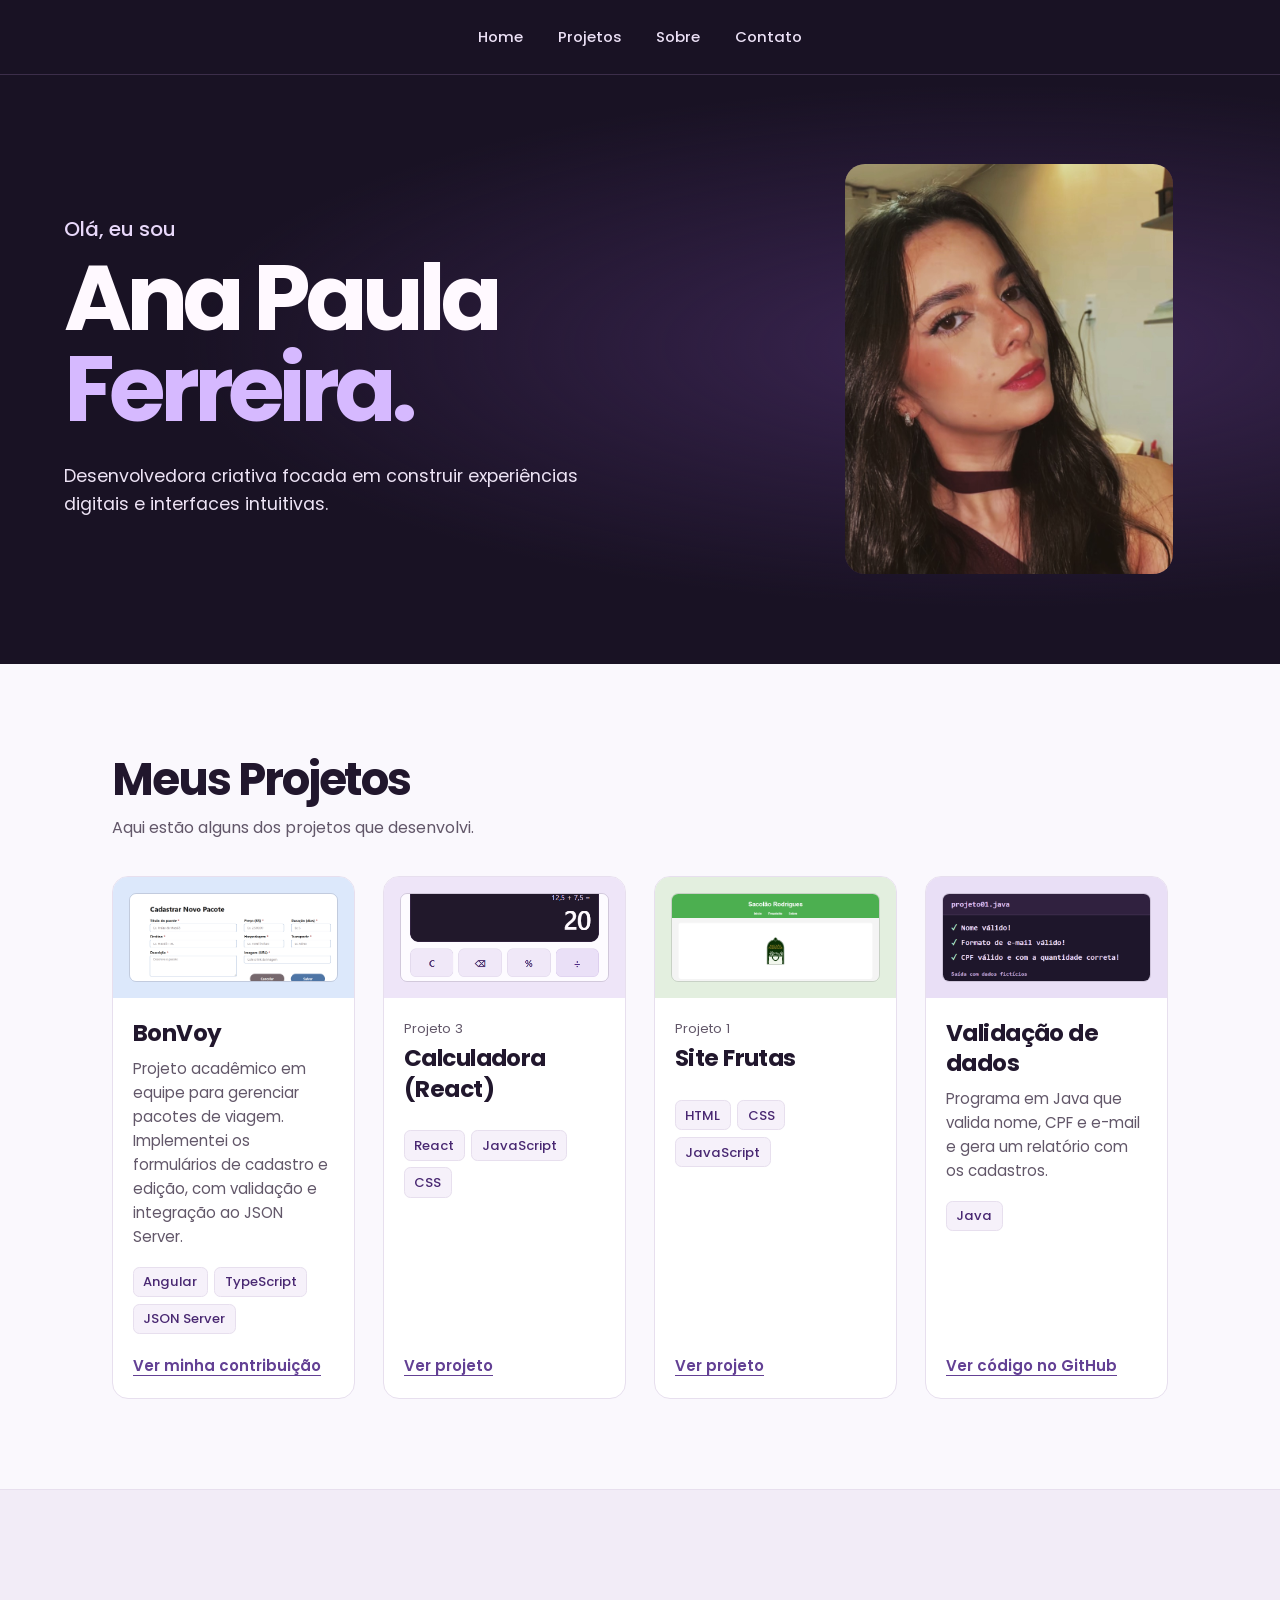
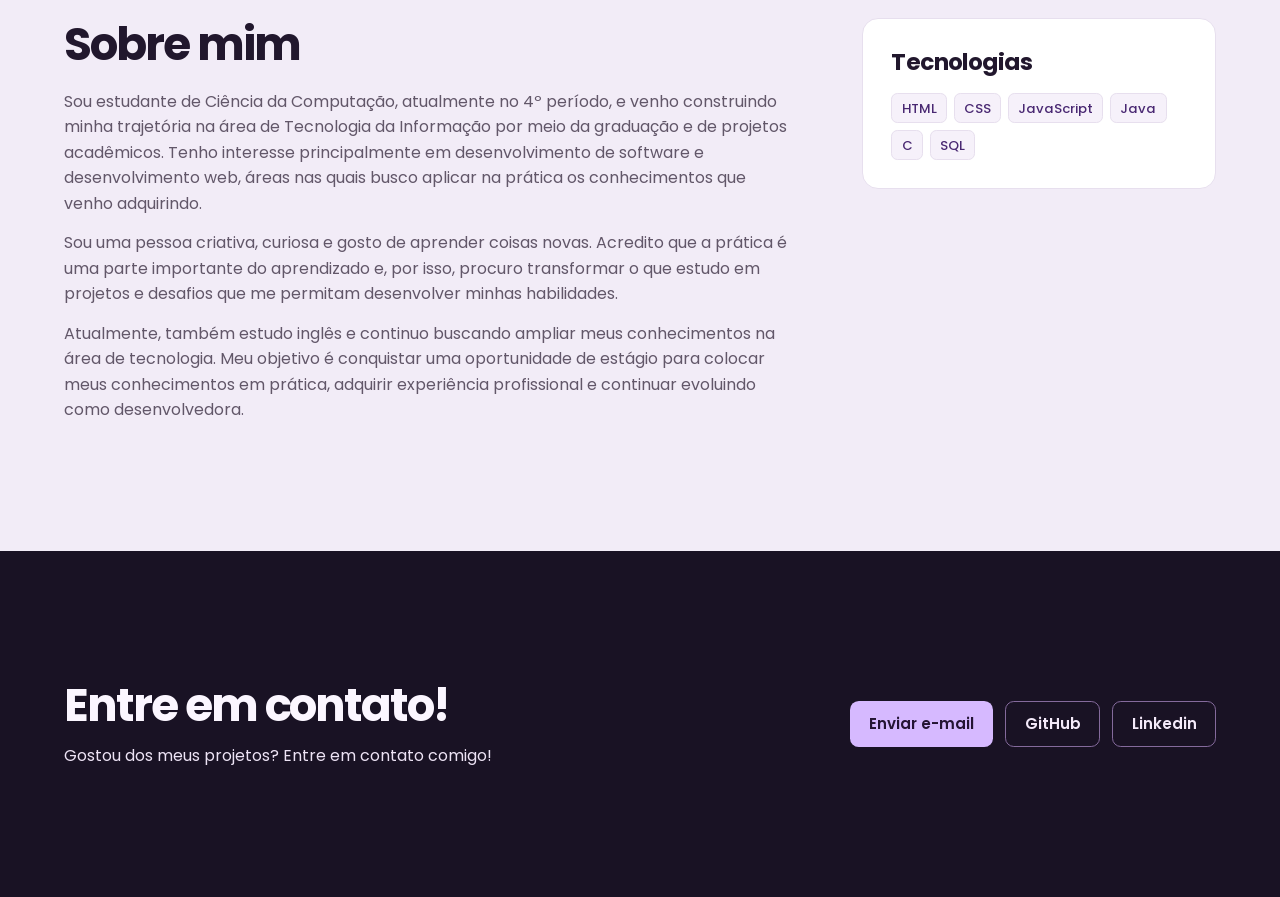
<file: index.html>
<!doctype html>
<html lang="pt-BR">
  <head>
    <meta charset="utf-8" />
    <meta name="viewport" content="width=device-width, initial-scale=1" />
    <meta
      name="description"
      content="Portfólio de Ana Paula Ferreira, estudante de Ciência da Computação. Conheça seus projetos de desenvolvimento web e Java."
    />
    <meta name="theme-color" content="#191224" />
    <title>Ana Paula Ferreira | Portfólio</title>
    <link rel="preconnect" href="https://fonts.googleapis.com" />
    <link rel="preconnect" href="https://fonts.gstatic.com" crossorigin />
    <link
      href="https://fonts.googleapis.com/css2?family=Poppins:wght@400;500;600;700&display=swap"
      rel="stylesheet"
    />
    <link rel="stylesheet" href="styles.css" />
  </head>

  <body>
    <a class="pular-conteudo" href="#conteudo">Pular para o conteúdo</a>

    <header class="cabecalho">
      <div class="container cabecalho-conteudo">
        <nav aria-label="Navegação principal">
          <ul class="menu">
            <li><a href="#home">Home</a></li>
            <li><a href="#projetos">Projetos</a></li>
            <li><a href="#sobre">Sobre</a></li>
            <li><a href="#contato">Contato</a></li>
          </ul>
        </nav>
      </div>
    </header>

    <main id="conteudo" tabindex="-1">
      <section id="home" class="inicio" aria-labelledby="titulo-inicio">
        <div class="container inicio-conteudo">
          <div class="inicio-texto">
            <h1 id="titulo-inicio">
              <span class="saudacao">Olá, eu sou</span>
              <span class="nome">Ana Paula <span>Ferreira.</span></span>
            </h1>
            <p class="introducao">Desenvolvedora criativa focada em construir experiências digitais e interfaces intuitivas.</p>
          </div>

          <div class="retrato">
            <img
              src="FullSizeRender_VSCO.JPG.jpeg"
              alt="Retrato de Ana Paula Ferreira"
              width="828"
              height="1403"
              fetchpriority="high"
            />
          </div>
        </div>
      </section>

      <section id="projetos" class="secao projetos" aria-labelledby="titulo-projetos">
        <div class="container">
          <h2 id="titulo-projetos">Meus Projetos</h2>
          <p class="projetos-intro">Aqui estão alguns dos projetos que desenvolvi.</p>

          <div class="grade-projetos">
            <article class="projeto">
              <div class="capa capa-bonvoy">
                <img
                  src="assets/bonvoy.png"
                  alt="Tela de cadastro de pacotes do BonVoy"
                  width="1100"
                  height="700"
                  loading="lazy"
                  decoding="async"
                />
              </div>
              <div class="projeto-conteudo">
                <h3>BonVoy</h3>
                <p>
                  Projeto acadêmico em equipe para gerenciar pacotes de viagem. Implementei os
                  formulários de cadastro e edição, com validação e integração ao JSON Server.
                </p>
                <ul class="tecnologias" aria-label="Tecnologias do BonVoy">
                  <li>Angular</li>
                  <li>TypeScript</li>
                  <li>JSON Server</li>
                </ul>
                <a class="link-projeto" href="https://github.com/juliacarolinec/bonvoy/pull/1">
                  Ver minha contribuição
                </a>
              </div>
            </article>

            <article class="projeto">
              <div class="capa capa-calculadora">
                <img
                  src="assets/calculadora.png"
                  alt="Visor e teclas da calculadora"
                  width="408"
                  height="220"
                  loading="lazy"
                  decoding="async"
                />
              </div>
              <div class="projeto-conteudo">
                <p class="projeto-numero">Projeto 3</p>
                <h3>Calculadora (React)</h3>
                <ul class="tecnologias" aria-label="Tecnologias da calculadora">
                  <li>React</li>
                  <li>JavaScript</li>
                  <li>CSS</li>
                </ul>
                <a class="link-projeto" href="./calculadora/" aria-label="Ver projeto Calculadora (React)">Ver projeto</a>
              </div>
            </article>

            <article class="projeto">
              <div class="capa capa-frutas">
                <img
                  src="assets/site-frutas.png"
                  alt="Página inicial do site Sacolão Rodrigues"
                  width="1100"
                  height="700"
                  loading="lazy"
                  decoding="async"
                />
              </div>
              <div class="projeto-conteudo">
                <p class="projeto-numero">Projeto 1</p>
                <h3>Site Frutas</h3>
                <ul class="tecnologias" aria-label="Tecnologias do Site Frutas">
                  <li>HTML</li>
                  <li>CSS</li>
                  <li>JavaScript</li>
                </ul>
                <a class="link-projeto" href="https://anapa00340-netizen.github.io/sitefrutas/" aria-label="Ver projeto Site Frutas">
                  Ver projeto
                </a>
              </div>
            </article>

            <article class="projeto">
              <div class="capa capa-java">
                <img
                  src="assets/validacao-java.png"
                  alt="Saída do programa Java validando nome, e-mail e CPF de teste"
                  width="600"
                  height="270"
                  loading="lazy"
                  decoding="async"
                />
              </div>
              <div class="projeto-conteudo">
                <h3>Validação de dados</h3>
                <p>
                  Programa em Java que valida nome, CPF e e-mail e gera um relatório com os
                  cadastros.
                </p>
                <ul class="tecnologias" aria-label="Tecnologias do projeto Validação de dados">
                  <li>Java</li>
                </ul>
                <a class="link-projeto" href="https://github.com/anapa00340-netizen/validacao-java">
                  Ver código no GitHub
                </a>
              </div>
            </article>
          </div>
        </div>
      </section>

      <section id="sobre" class="secao sobre" aria-labelledby="titulo-sobre">
        <div class="container sobre-conteudo">
          <div>
            <h2 id="titulo-sobre">Sobre mim</h2>
            <p>
              Sou estudante de Ciência da Computação, atualmente no 4º período, e venho
              construindo minha trajetória na área de Tecnologia da Informação por meio da
              graduação e de projetos acadêmicos. Tenho interesse principalmente em
              desenvolvimento de software e desenvolvimento web, áreas nas quais busco aplicar na
              prática os conhecimentos que venho adquirindo.
            </p>
            <p>
              Sou uma pessoa criativa, curiosa e gosto de aprender coisas novas. Acredito que a
              prática é uma parte importante do aprendizado e, por isso, procuro transformar o que
              estudo em projetos e desafios que me permitam desenvolver minhas habilidades.
            </p>
            <p>
              Atualmente, também estudo inglês e continuo buscando ampliar meus conhecimentos na
              área de tecnologia. Meu objetivo é conquistar uma oportunidade de estágio para
              colocar meus conhecimentos em prática, adquirir experiência profissional e continuar
              evoluindo como desenvolvedora.
            </p>
          </div>
          <div class="sobre-tecnologias">
            <h3>Tecnologias</h3>
            <ul class="tecnologias">
              <li>HTML</li>
              <li>CSS</li>
              <li>JavaScript</li>
              <li>Java</li>
              <li>C</li>
              <li>SQL</li>
            </ul>
          </div>
        </div>
      </section>

      <section id="contato" class="secao contato" aria-labelledby="titulo-contato">
        <div class="container contato-conteudo">
          <div class="contato-texto">
            <h2 id="titulo-contato">Entre em contato!</h2>
            <p>Gostou dos meus projetos? Entre em contato comigo!</p>
          </div>
          <ul class="contato-links">
            <li>
              <a class="botao botao-principal" href="mailto:anapa00340@gmail.com">Enviar e-mail</a>
            </li>
            <li>
              <a class="botao botao-contato" href="https://github.com/anapa00340-netizen">GitHub</a>
            </li>
            <li>
              <a
                class="botao botao-contato"
                href="https://www.linkedin.com/in/ana-paula-ferreira-47b594375"
              >Linkedin</a>
            </li>
          </ul>
        </div>
      </section>
    </main>
  </body>
</html>
</file>
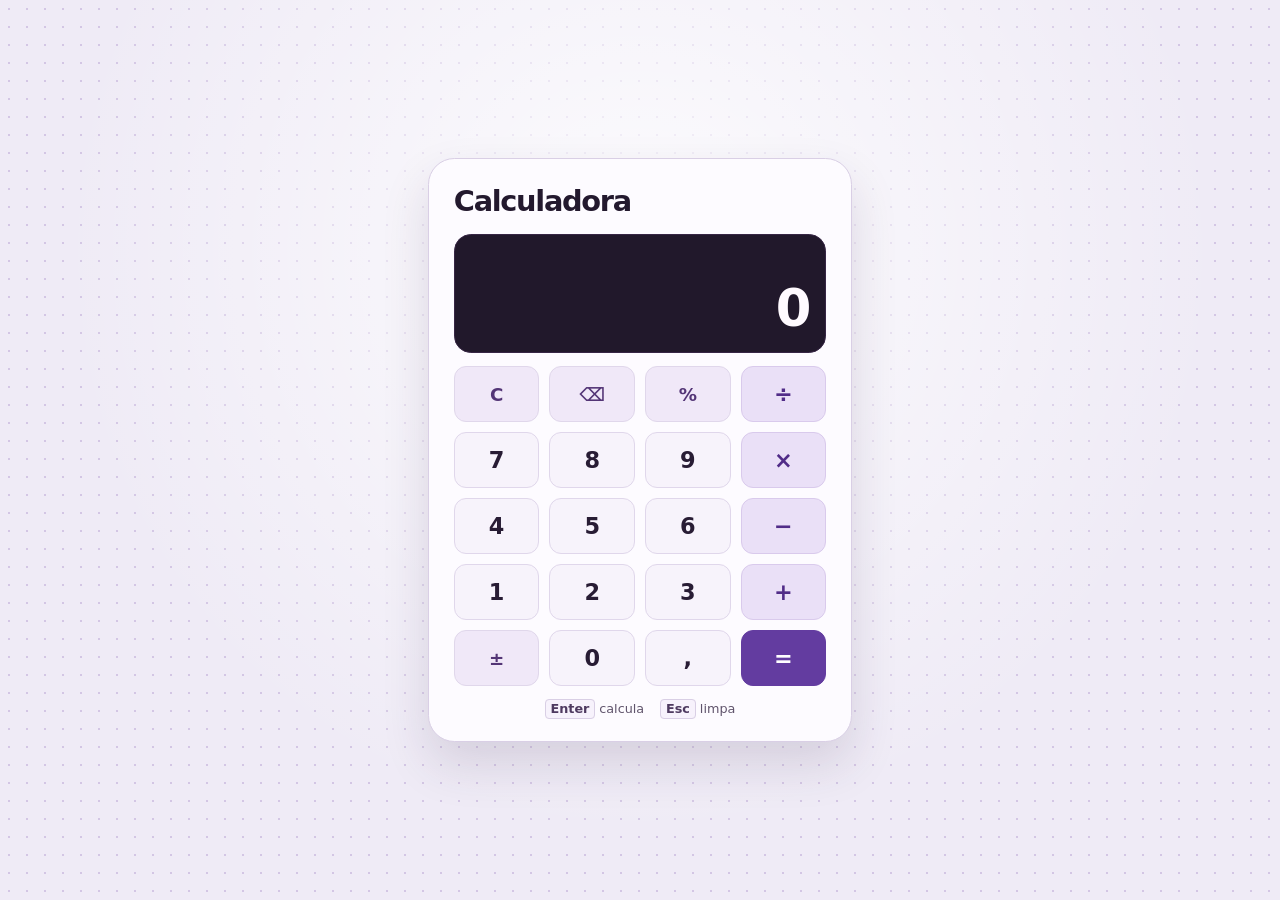
<file: calculadora/index.html>
<!doctype html>
<html lang="pt-BR">
  <head>
    <meta charset="utf-8" />
    <meta name="viewport" content="width=device-width, initial-scale=1" />
    <meta name="description" content="Calculadora em React com operações básicas e suporte ao teclado." />
    <meta name="theme-color" content="#efebf6" />
    <title>Calculadora</title>
    <script type="module" crossorigin src="./assets/index-u7C2nK6d.js"></script>
    <link rel="stylesheet" crossorigin href="./assets/index-BoWzlQIp.css">
  </head>
  <body>
    <div id="root"></div>
  </body>
</html>
</file>
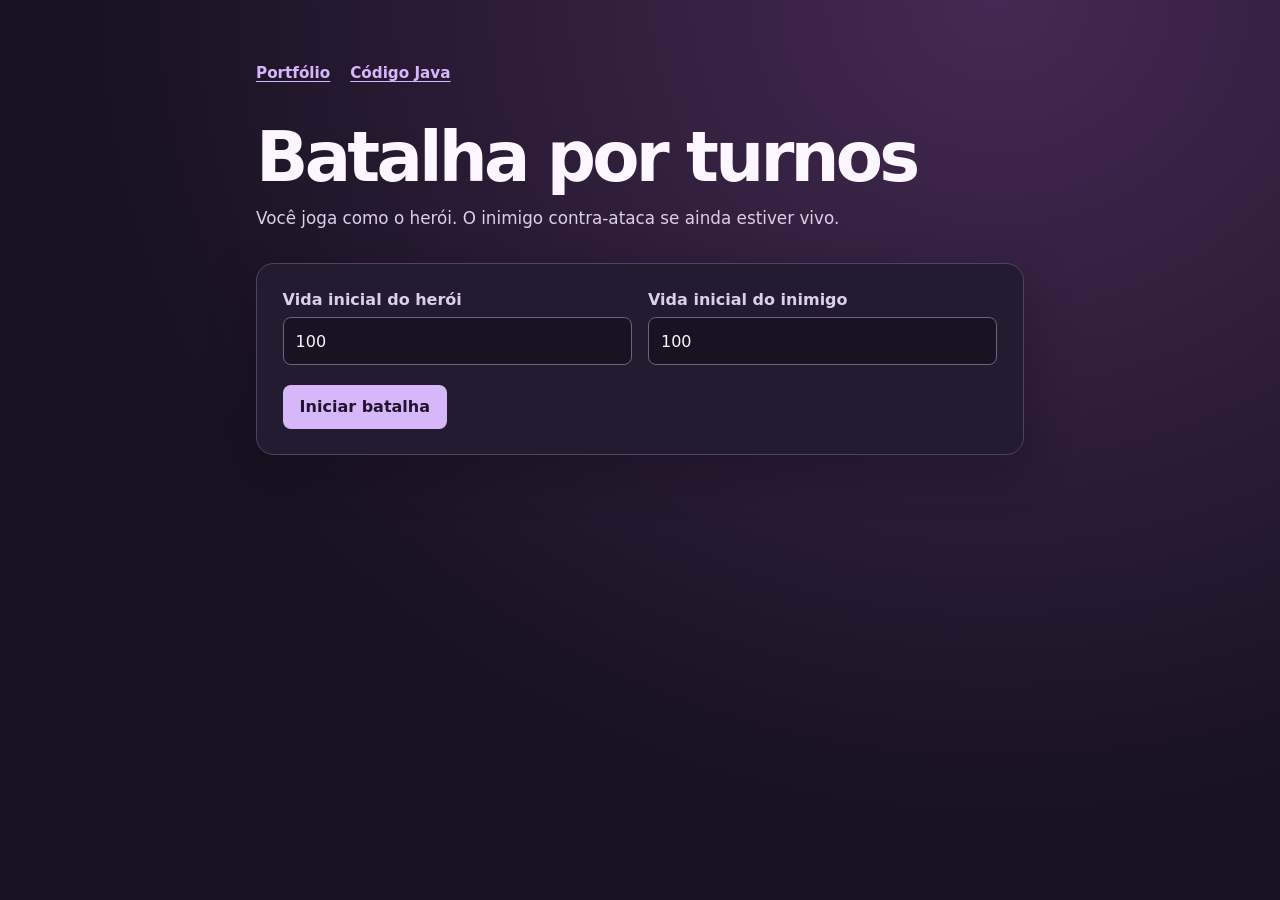
<file: jogo/index.html>
<!doctype html>
<html lang="pt-BR">
  <head>
    <meta charset="utf-8" />
    <meta name="viewport" content="width=device-width, initial-scale=1" />
    <meta name="description" content="Batalha por turnos, versão web de um projeto em Java." />
    <meta name="theme-color" content="#181221" />
    <title>Batalha por turnos | Ana Paula Ferreira</title>
    <link rel="stylesheet" href="styles.css" />
    <script type="module" src="jogo.js"></script>
  </head>
  <body>
    <main class="pagina">
      <nav class="links" aria-label="Links do projeto">
        <a href="../#projetos">Portfólio</a>
        <a href="https://github.com/anapa00340-netizen/anapa00340-netizen.github.io/tree/main/jogo/codigo-java">
          Código Java
        </a>
      </nav>

      <h1>Batalha por turnos</h1>
      <p class="introducao">Você joga como o herói. O inimigo contra-ataca se ainda estiver vivo.</p>

      <form id="preparacao" class="painel">
        <div class="duas-colunas">
          <div class="campo">
            <label for="vida-inicial-heroi">Vida inicial do herói</label>
            <input type="number" id="vida-inicial-heroi" min="1" step="1" value="100" required />
          </div>
          <div class="campo">
            <label for="vida-inicial-inimigo">Vida inicial do inimigo</label>
            <input type="number" id="vida-inicial-inimigo" min="1" step="1" value="100" required />
          </div>
        </div>
        <button type="submit" class="botao botao-principal">Iniciar batalha</button>
      </form>

      <section id="combate" class="painel" aria-label="Combate" hidden>
        <div class="duas-colunas lutadores">
          <article class="lutador heroi">
            <h2>Herói</h2>
            <strong class="vida" id="total-heroi"></strong>
            <progress id="barra-heroi" aria-label="Vida do herói"></progress>
            <p><span id="dano-heroi"></span> de dano por ataque</p>
          </article>

          <article class="lutador inimigo">
            <h2>Inimigo</h2>
            <strong class="vida" id="total-inimigo"></strong>
            <progress id="barra-inimigo" aria-label="Vida do inimigo"></progress>
            <p><span id="dano-inimigo"></span> de dano por ataque</p>
          </article>
        </div>

        <p id="mensagem" class="mensagem" role="status"></p>
        <div class="acoes">
          <button type="button" id="atacar" class="botao botao-principal">Atacar</button>
          <button type="button" id="reiniciar" class="botao botao-secundario">Nova batalha</button>
        </div>
      </section>
    </main>
  </body>
</html>
</file>
<file: styles.css>
:root {
  color-scheme: light;
  --fundo: #faf8fd;
  --superficie: #fff;
  --texto: #21172d;
  --texto-suave: #625769;
  --escuro: #191224;
  --lilas: #d6b9ff;
  --roxo: #634094;
  --roxo-escuro: #492872;
  --borda: #e7dfee;
  --largura: 72rem;
  --margem: clamp(1.25rem, 5vw, 4rem);
  font-family: Poppins, system-ui, -apple-system, 'Segoe UI', sans-serif;
  line-height: 1.6;
}

* {
  box-sizing: border-box;
}

html {
  scroll-behavior: smooth;
}

body {
  margin: 0;
  background: var(--fundo);
  color: var(--texto);
}

h1,
h2,
h3,
p {
  margin: 0;
}

h2 {
  margin-bottom: clamp(1.5rem, 4vw, 2.25rem);
  font-size: clamp(2rem, 4vw, 2.85rem);
  line-height: 1.15;
  letter-spacing: -0.045em;
}

img {
  display: block;
  max-width: 100%;
}

a {
  color: inherit;
}

:focus-visible {
  outline: 3px solid var(--roxo);
  outline-offset: 4px;
}

.container {
  width: min(var(--largura), calc(100% - var(--margem) * 2));
  margin-inline: auto;
}

.pular-conteudo {
  position: absolute;
  z-index: 2;
  top: 0.75rem;
  left: var(--margem);
  padding: 0.5rem 1rem;
  border-radius: 0.35rem;
  background: var(--superficie);
  color: var(--texto);
  transform: translateY(-180%);
}

.pular-conteudo:focus {
  transform: translateY(0);
}

.cabecalho,
.inicio,
.contato {
  background: var(--escuro);
  color: #fbf6ff;
}

.cabecalho :focus-visible,
.inicio :focus-visible,
.contato :focus-visible {
  outline-color: var(--lilas);
}

.cabecalho {
  border-bottom: 1px solid #3c2e4a;
}

.cabecalho-conteudo {
  display: flex;
  min-height: 4.6rem;
  align-items: center;
  justify-content: center;
}

.menu,
.tecnologias,
.contato-links {
  margin: 0;
  padding: 0;
  list-style: none;
}

.menu {
  display: flex;
  flex-wrap: wrap;
  justify-content: center;
  gap: 0.2rem clamp(0.9rem, 3vw, 2.15rem);
}

.menu a {
  display: block;
  padding-block: 0.45rem;
  color: #ebe0f5;
  font-size: 0.93rem;
  font-weight: 500;
  text-decoration: none;
}

.menu a:hover,
.menu a:focus-visible {
  color: var(--lilas);
  text-decoration: underline;
  text-underline-offset: 0.3em;
}

.inicio {
  background:
    radial-gradient(ellipse at 79% 46%, #3b2552 0, transparent 58%),
    var(--escuro);
}

.inicio-conteudo {
  display: grid;
  grid-template-columns: minmax(0, 1.22fr) minmax(0, 0.78fr);
  min-height: 34rem;
  align-items: center;
  gap: clamp(2.6rem, 7vw, 6rem);
  padding-block: clamp(3.2rem, 7vw, 6rem);
}

.saudacao {
  display: block;
  margin-bottom: 0.85rem;
  color: #e8d8fa;
  font-size: clamp(1rem, 2.2vw, 1.25rem);
  font-weight: 500;
  letter-spacing: normal;
}

h1 {
  color: #fff9ff;
  font-size: clamp(3.2rem, 7.2vw, 6rem);
  font-weight: 700;
  line-height: 0.98;
  letter-spacing: -0.065em;
}

.nome > span {
  display: block;
  color: var(--lilas);
}

.introducao {
  max-width: 33rem;
  margin-top: clamp(1.25rem, 3vw, 1.75rem);
  color: #ede3f5;
  font-size: clamp(1rem, 2vw, 1.1rem);
}

.contato-links {
  display: flex;
  flex-wrap: wrap;
  gap: 0.75rem;
}

.botao {
  display: inline-flex;
  min-height: 2.9rem;
  align-items: center;
  justify-content: center;
  padding: 0.6rem 1.15rem;
  border: 1px solid transparent;
  border-radius: 0.55rem;
  font-size: 0.94rem;
  font-weight: 600;
  text-align: center;
  text-decoration: none;
  transition: background-color 180ms ease, color 180ms ease, border-color 180ms ease;
}

.botao-principal {
  background: var(--lilas);
  color: #241433;
}

.botao-principal:hover {
  background: #ead8ff;
}

.botao-contato {
  border-color: #846a9c;
  color: #f4eafa;
}

.botao-contato:hover {
  border-color: var(--lilas);
  background: #352444;
}

.retrato {
  width: min(100%, 20.5rem);
  justify-self: center;
}

.retrato img {
  width: 100%;
  height: auto;
  aspect-ratio: 4 / 5;
  border-radius: 1.25rem;
  background: #432851;
  object-fit: cover;
  object-position: 50% 32%;
}

.secao {
  padding-block: clamp(3.25rem, 7vw, 5.75rem);
}

.sobre,
.contato {
  padding-block: clamp(4.75rem, 10vw, 8.5rem);
}

.projetos .container {
  max-width: 66rem;
}

.projetos h2 {
  margin-bottom: 0.55rem;
}

.projetos-intro {
  margin-bottom: clamp(1.5rem, 4vw, 2.25rem);
  color: var(--texto-suave);
}

.grade-projetos {
  --espaco-cards: clamp(1rem, 2.6vw, 1.75rem);
  display: flex;
  flex-wrap: wrap;
  justify-content: center;
  gap: var(--espaco-cards);
}

.projeto {
  display: flex;
  flex: 0 1 calc((100% - 3 * var(--espaco-cards)) / 4);
  min-width: 0;
  flex-direction: column;
  overflow: hidden;
  border: 1px solid var(--borda);
  border-radius: 1rem;
  background: var(--superficie);
}

.capa {
  display: grid;
  aspect-ratio: 2 / 1;
  overflow: hidden;
  place-items: center;
  padding: clamp(0.65rem, 1.7vw, 1rem);
}

.capa img {
  width: 100%;
  height: 100%;
  min-height: 0;
  border: 1px solid rgb(36 32 47 / 14%);
  border-radius: 0.45rem;
  object-fit: cover;
  object-position: top center;
}

.capa-bonvoy {
  background: #dce8fb;
}

.capa-calculadora {
  background: #eee5f8;
}

.capa-frutas {
  background: #e3efdf;
}

.capa-java {
  background: #e9dff6;
}

.projeto-conteudo {
  display: flex;
  flex: 1;
  flex-direction: column;
  padding: clamp(1rem, 2vw, 1.25rem);
}

.projeto h3,
.sobre-tecnologias h3 {
  margin-bottom: 0.55rem;
  font-size: clamp(1.2rem, 2.1vw, 1.45rem);
  line-height: 1.3;
  letter-spacing: -0.025em;
}

.projeto p,
.sobre p {
  color: var(--texto-suave);
}

.projeto p {
  font-size: 0.94rem;
}

.projeto .projeto-numero {
  margin-bottom: 0.3rem;
  font-size: 0.82rem;
}

.tecnologias {
  display: flex;
  flex-wrap: wrap;
  gap: 0.42rem;
}

.projeto .tecnologias {
  margin-block: 1.1rem 1.25rem;
}

.tecnologias li {
  padding: 0.23rem 0.58rem;
  border: 1px solid var(--borda);
  border-radius: 0.4rem;
  background: #f6f1fa;
  color: var(--roxo-escuro);
  font-size: 0.82rem;
  font-weight: 500;
}

.link-projeto {
  align-self: flex-start;
  margin-top: auto;
  color: var(--roxo);
  font-size: 0.94rem;
  font-weight: 600;
  text-underline-offset: 0.24em;
}

.link-projeto:hover {
  color: var(--roxo-escuro);
}

.sobre {
  border-top: 1px solid var(--borda);
  background: #f2ecf7;
}

.sobre-conteudo {
  display: grid;
  grid-template-columns: minmax(0, 1.35fr) minmax(0, 0.65fr);
  align-items: start;
  gap: clamp(1.5rem, 5vw, 4.5rem);
}

.sobre h2 {
  margin-bottom: 1.15rem;
}

.sobre p + p {
  margin-top: 0.85rem;
}

.sobre-tecnologias {
  padding: clamp(1.15rem, 3vw, 1.75rem);
  border: 1px solid var(--borda);
  border-radius: 1rem;
  background: var(--superficie);
}

.sobre-tecnologias .tecnologias {
  margin-top: 1rem;
}

.contato-conteudo {
  display: flex;
  flex-wrap: wrap;
  align-items: center;
  justify-content: space-between;
  gap: 1.35rem 2rem;
}

.contato h2 {
  margin: 0;
}

.contato-texto p {
  margin-top: 0.75rem;
  color: #ede3f5;
}

@media (max-width: 66rem) {
  .projeto {
    flex-basis: calc((100% - var(--espaco-cards)) / 2);
  }
}

@media (max-width: 56rem) {
  .inicio-conteudo {
    gap: 2rem;
  }
}

@media (max-width: 44rem) {
  .inicio-conteudo,
  .sobre-conteudo {
    grid-template-columns: minmax(0, 1fr);
  }

  .inicio-conteudo {
    min-height: auto;
  }

  .retrato {
    width: min(90%, 17rem);
    justify-self: start;
  }
}

@media (max-width: 35rem) {
  .menu {
    gap: 0.1rem clamp(0.55rem, 2.2vw, 0.9rem);
  }

  .menu a {
    font-size: 0.82rem;
  }

  .projeto {
    flex-basis: 100%;
  }
}

@media (prefers-reduced-motion: reduce) {
  html {
    scroll-behavior: auto;
  }

  .botao {
    transition: none;
  }
}
</file>
<file: calculadora/assets/index-BoWzlQIp.css>
:root{--lightningcss-light:initial;--lightningcss-dark: ;color-scheme:light;color:#23192e;--roxo:#633ca0;--roxo-escuro:#512c88;--lilas:#eae0f7;background:#efebf6;font-family:system-ui,-apple-system,Segoe UI,sans-serif}*{box-sizing:border-box}body{margin:0}.pagina{background:radial-gradient(at 50% 28%,#ffffffd4,#0000 64%),radial-gradient(circle,#d3c6e4 .8px,#0000 1px) 0 0/18px 18px,#efebf6;place-items:center;min-height:100svh;padding:clamp(1rem,5vw,3rem);display:grid}.calculadora{background:#fdfbff;border:1px solid #d9cfe5;border-radius:1.65rem;width:min(100%,26.5rem);padding:clamp(1rem,4vw,1.55rem);box-shadow:0 1.4rem 3rem #321e4a24}h1{letter-spacing:-.045em;margin:0 0 1rem;font-size:clamp(1.45rem,5vw,1.8rem);font-weight:740}.visor{color:#fffaff;text-align:right;background:#21182b;border:1px solid #372645;border-radius:1.05rem;align-content:end;gap:.3rem;min-height:7.45rem;padding:.8rem 1rem .95rem;display:grid;overflow:hidden}.expressao{color:#e0cbed;overflow-wrap:anywhere;min-height:1.35rem;font-size:.9rem}.resultado{font-variant-numeric:tabular-nums;letter-spacing:-.04em;overflow-wrap:anywhere;min-width:0;font-size:clamp(2.2rem,10vw,3.2rem);font-weight:570;line-height:1.08}.resultado[data-longo=true]{font-size:clamp(1.3rem,6vw,2.05rem)}.teclado{grid-template-columns:repeat(4,minmax(0,1fr));gap:clamp(.4rem,1.45vw,.62rem);margin-top:.85rem;display:grid}.tecla{color:#281c34;min-width:0;min-height:clamp(2.85rem,12vw,3.5rem);font:inherit;cursor:pointer;touch-action:manipulation;background:#f7f3fb;border:1px solid #e0d7eb;border-radius:.75rem;place-items:center;padding:0;font-size:clamp(1.15rem,5vw,1.4rem);font-weight:650;transition:background-color .15s,border-color .15s,color .15s;display:grid}.tecla[data-tipo=funcao]{color:#533576;background:#f0e8f8;font-size:1.14rem}.tecla[data-tipo=operador]{background:var(--lilas);color:var(--roxo-escuro);border-color:#d9caec}.tecla[data-tipo=igual],.tecla[aria-pressed=true]{border-color:var(--roxo);background:var(--roxo);color:#fff}@media (hover:hover){.tecla:hover{background:#eee5f7;border-color:#bda9d2}.tecla[data-tipo=operador]:hover{background:#e1d0f3}.tecla[data-tipo=igual]:hover,.tecla[aria-pressed=true]:hover{border-color:var(--roxo-escuro);background:var(--roxo-escuro)}}.tecla:focus-visible{outline:2px solid var(--roxo-escuro);outline-offset:2px}.tecla:active{border-color:var(--roxo-escuro)}.atalhos{color:#60546c;flex-wrap:wrap;justify-content:center;gap:.35rem 1rem;margin:.95rem 0 0;font-size:.8rem;display:flex}kbd{color:#4e3a60;font:inherit;background:#f7f2fc;border:1px solid #d9cfe5;border-radius:.25rem;padding:.08rem .3rem;font-weight:650}.apenas-leitor{clip-path:inset(50%);white-space:nowrap;width:1px;height:1px;position:absolute;overflow:hidden}@media (prefers-reduced-motion:reduce){.tecla{transition:none}}
</file>
<file: jogo/styles.css>
:root {
  color-scheme: dark;
  font-family: system-ui, -apple-system, 'Segoe UI', sans-serif;
  color: #fbf6ff;
  background: #181221;
  --texto-suave: #dccfe8;
  --lilas: #d6b7fa;
  --borda: #534264;
}

* {
  box-sizing: border-box;
}

body {
  min-height: 100vh;
  min-height: 100svh;
  margin: 0;
  background:
    radial-gradient(ellipse at 78% 0%, #452952 0, transparent 64%),
    #181221;
}

.pagina {
  width: min(100% - 2rem, 48rem);
  margin-inline: auto;
  padding-block: clamp(2rem, 7vw, 4rem);
}

.links,
.acoes {
  display: flex;
  flex-wrap: wrap;
  gap: 0.75rem 1.25rem;
}

.links {
  margin-bottom: clamp(1.5rem, 5vw, 2.5rem);
  font-size: 0.95rem;
}

.links a {
  color: var(--lilas);
  font-weight: 600;
  text-underline-offset: 0.22em;
}

h1,
h2,
p {
  margin: 0;
}

h1 {
  font-size: clamp(2.35rem, 7vw, 4.3rem);
  line-height: 1.02;
  letter-spacing: -0.055em;
}

.introducao {
  max-width: 42rem;
  margin-top: 0.8rem;
  color: var(--texto-suave);
  font-size: 1.05rem;
  line-height: 1.55;
}

.painel {
  margin-top: clamp(1.3rem, 4vw, 2rem);
  padding: clamp(1rem, 4vw, 1.6rem);
  border: 1px solid var(--borda);
  border-radius: 1.1rem;
  background: #231b30;
  box-shadow: 0 1rem 3rem rgb(12 7 19 / 28%);
}

.duas-colunas {
  display: grid;
  grid-template-columns: repeat(2, minmax(0, 1fr));
  gap: clamp(0.7rem, 3vw, 1rem);
}

.campo label {
  display: block;
  margin-bottom: 0.55rem;
  color: var(--texto-suave);
  font-weight: 650;
}

.campo input {
  width: 100%;
  min-height: 3rem;
  padding: 0.6rem 0.75rem;
  border: 1px solid #735e87;
  border-radius: 0.5rem;
  background: #181221;
  color: #fbf6ff;
  font: inherit;
  font-variant-numeric: tabular-nums;
}

.botao {
  min-height: 2.75rem;
  padding: 0.55rem 1rem;
  border: 1px solid transparent;
  border-radius: 0.5rem;
  font: inherit;
  font-weight: 700;
  cursor: pointer;
}

form > .botao {
  margin-top: 1.2rem;
}

.botao-principal {
  background: var(--lilas);
  color: #22142f;
}

.botao-principal:enabled:hover {
  background: #ead8ff;
}

.botao-secundario {
  border-color: #735e87;
  background: transparent;
  color: #fbf6ff;
}

.botao-secundario:hover {
  background: #362943;
}

.botao:disabled {
  opacity: 0.5;
  cursor: default;
}

:focus-visible {
  outline: 2px solid var(--lilas);
  outline-offset: 3px;
}

.lutador {
  min-width: 0;
  padding: clamp(0.75rem, 2vw, 1.1rem);
  border: 1px solid var(--borda);
  border-radius: 0.8rem;
  background: #1d1628;
}

.lutador h2 {
  margin-bottom: 0.25rem;
  font-size: clamp(1.15rem, 3.5vw, 1.5rem);
}

.vida {
  display: block;
  margin-bottom: 0.65rem;
  font-size: clamp(1.1rem, 3vw, 1.35rem);
  font-variant-numeric: tabular-nums;
  overflow-wrap: anywhere;
}

progress {
  display: block;
  width: 100%;
  height: 0.6rem;
  accent-color: #be9df4;
}

.inimigo progress {
  accent-color: #ec9cbc;
}

.lutador p {
  margin-top: 0.6rem;
  color: var(--texto-suave);
  font-size: 0.88rem;
}

.mensagem {
  min-height: 1.5em;
  margin: 1rem 0;
  color: #edddfd;
  font-weight: 650;
  line-height: 1.5;
}

@media (max-width: 28rem) {
  .duas-colunas:not(.lutadores) {
    grid-template-columns: 1fr;
  }
}
</file>
